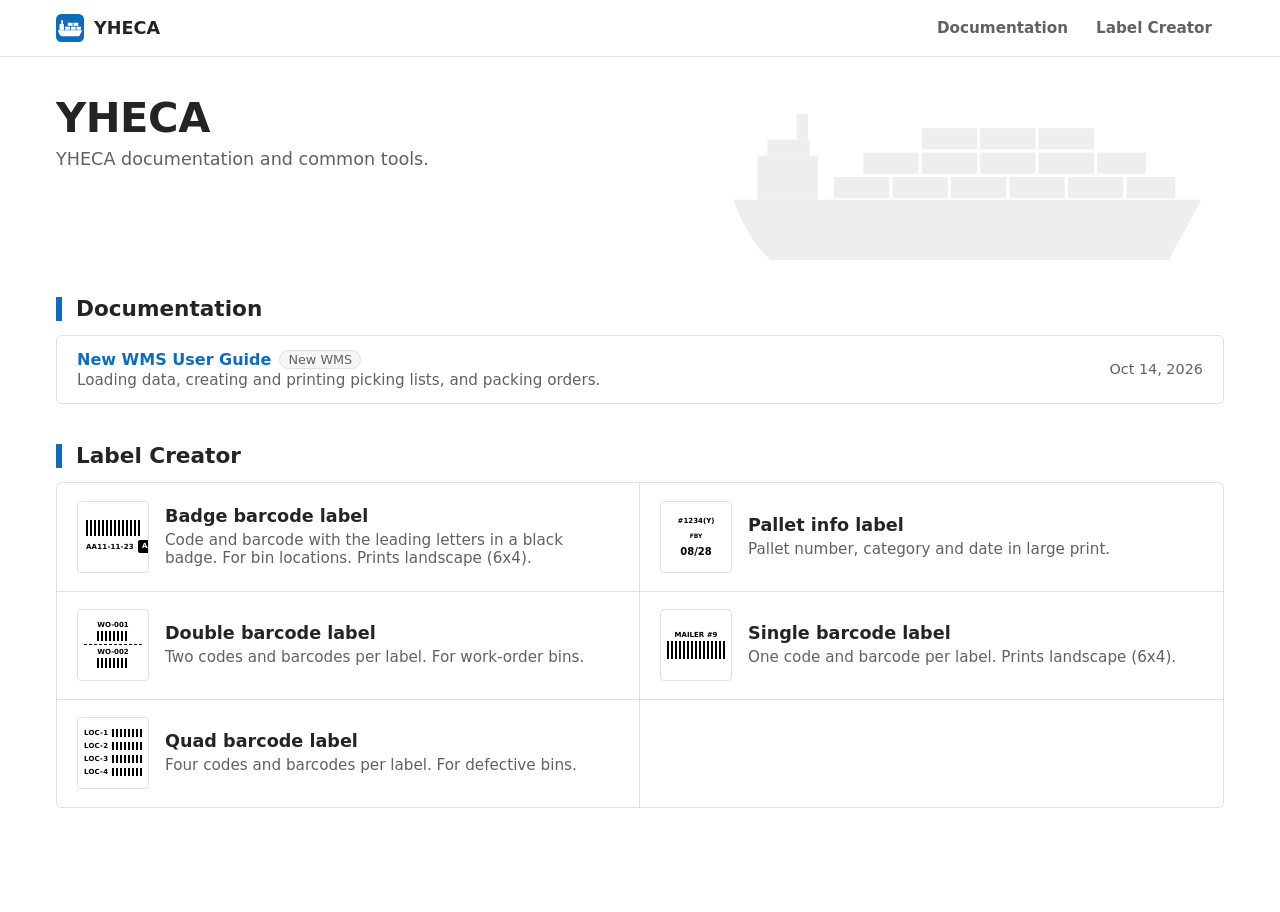
<file: index.html>
<!DOCTYPE html>
<html lang="en">
<head>
<meta charset="UTF-8">
<meta name="viewport" content="width=device-width, initial-scale=1.0">
<title>YHECA</title>
<link rel="stylesheet" href="assets/style.css">
</head>
<body>
<script src="assets/nav.js"></script>
<main class="index-page home">
  <header class="home-hero">
    <svg class="home-ship" viewBox="0 0 640 240" aria-hidden="true" focusable="false">
      <path d="M36 140 H612 L572 214 H82 Q58 196 36 140 Z"/>
      <rect x="66" y="86" width="74" height="54"/>
      <rect x="78" y="66" width="52" height="20"/>
      <rect x="114" y="34" width="14" height="32"/>
      <g>
        <rect x="160" y="112" width="68" height="26"/><rect x="232" y="112" width="68" height="26"/>
        <rect x="304" y="112" width="68" height="26"/><rect x="376" y="112" width="68" height="26"/>
        <rect x="448" y="112" width="68" height="26"/><rect x="520" y="112" width="60" height="26"/>
        <rect x="196" y="82" width="68" height="26"/><rect x="268" y="82" width="68" height="26"/>
        <rect x="340" y="82" width="68" height="26"/><rect x="412" y="82" width="68" height="26"/>
        <rect x="484" y="82" width="60" height="26"/>
        <rect x="268" y="52" width="68" height="26"/><rect x="340" y="52" width="68" height="26"/>
        <rect x="412" y="52" width="68" height="26"/>
      </g>
    </svg>
    <h1>YHECA</h1>
    <p>YHECA documentation and common tools.</p>
  </header>

  <!-- Keep these lists in step with docs/index.html and tools/index.html -->
  <section aria-labelledby="home-docs">
    <h2 id="home-docs"><a href="docs/index.html">Documentation</a></h2>
    <ul class="doc-list">
      <li>
        <div><a href="docs/new-wms-user-guide.html">New WMS User Guide</a><span class="doc-tag">New WMS</span></div>
        <p>Loading data, creating and printing picking lists, and packing orders.</p>
        <time datetime="2026-10-14">Oct 14, 2026</time>
      </li>
    </ul>
  </section>

  <section aria-labelledby="home-tools">
    <h2 id="home-tools"><a href="tools/index.html">Label Creator</a></h2>
    <div class="tools">
    <a class="tool" href="tools/badge-barcode-label.html">
      <div class="thumb thumb-bin">
        <div class="thumb-barcode"></div>
        <div class="thumb-bin-row">
          <span class="thumb-code">AA11-11-23</span>
          <span class="thumb-badge">AA</span>
        </div>
      </div>
      <div>
        <h3>Badge barcode label</h3>
        <p>Code and barcode with the leading letters in a black badge. For bin locations. Prints landscape (6x4).</p>
      </div>
    </a>
    <a class="tool" href="tools/pallet-info-generator.html">
      <div class="thumb thumb-pallet">
        <div class="thumb-line" style="font-size: 7px;">#1234(Y)</div>
        <div class="thumb-line" style="font-size: 6px;">FBY</div>
        <div class="thumb-line" style="font-size: 10px;">08/28</div>
      </div>
      <div>
        <h3>Pallet info label</h3>
        <p>Pallet number, category and date in large print.</p>
      </div>
    </a>
    <a class="tool" href="tools/double-barcode-label.html">
      <div class="thumb thumb-wo">
        <div class="thumb-wo-block">
          <span class="thumb-wo-text">WO-001</span>
          <div class="thumb-barcode"></div>
        </div>
        <div class="thumb-wo-divider"></div>
        <div class="thumb-wo-block">
          <span class="thumb-wo-text">WO-002</span>
          <div class="thumb-barcode"></div>
        </div>
      </div>
      <div>
        <h3>Double barcode label</h3>
        <p>Two codes and barcodes per label. For work-order bins.</p>
      </div>
    </a>
    <a class="tool" href="tools/single-barcode-label.html">
      <div class="thumb thumb-wo thumb-single">
        <div class="thumb-wo-block">
          <span class="thumb-wo-text">MAILER #9</span>
          <div class="thumb-barcode"></div>
        </div>
      </div>
      <div>
        <h3>Single barcode label</h3>
        <p>One code and barcode per label. Prints landscape (6x4).</p>
      </div>
    </a>
    <a class="tool" href="tools/quad-barcode-label.html">
      <div class="thumb thumb-defect">
        <div class="thumb-bin-row"><span class="thumb-code">LOC-1</span><div class="thumb-barcode"></div></div>
        <div class="thumb-bin-row"><span class="thumb-code">LOC-2</span><div class="thumb-barcode"></div></div>
        <div class="thumb-bin-row"><span class="thumb-code">LOC-3</span><div class="thumb-barcode"></div></div>
        <div class="thumb-bin-row"><span class="thumb-code">LOC-4</span><div class="thumb-barcode"></div></div>
      </div>
      <div>
        <h3>Quad barcode label</h3>
        <p>Four codes and barcodes per label. For defective bins.</p>
      </div>
    </a>
    </div>
  </section>
</main>
</body>
</html>
</file>
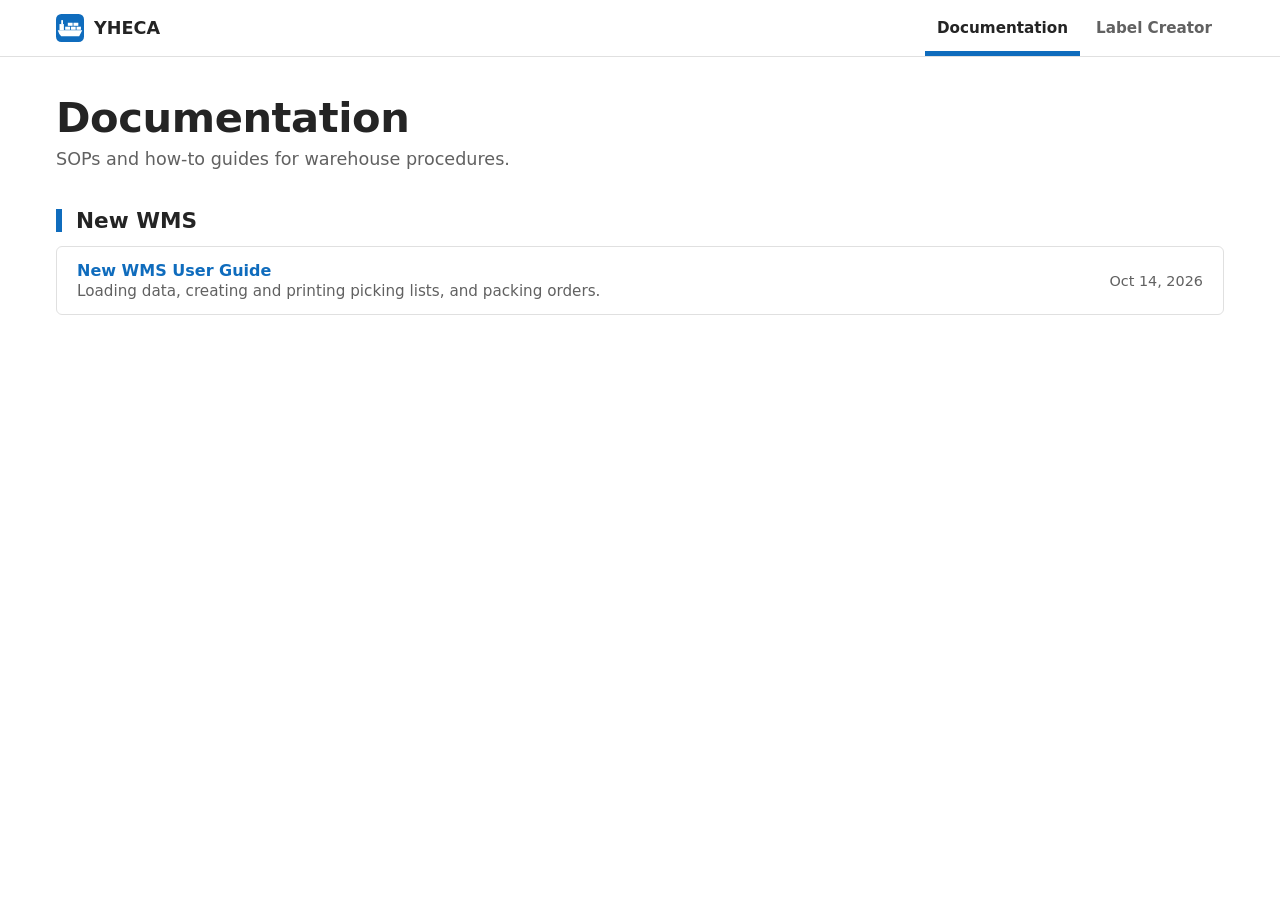
<file: docs/index.html>
<!DOCTYPE html>
<html lang="en">
<head>
<meta charset="UTF-8">
<meta name="viewport" content="width=device-width, initial-scale=1.0">
<title>Documentation — YHECA</title>
<link rel="stylesheet" href="../assets/style.css">
</head>
<body>
<script src="../assets/nav.js"></script>
<main class="index-page">
  <header>
    <h1>Documentation</h1>
    <p>SOPs and how-to guides for warehouse procedures.</p>
  </header>
  <!-- One section per system or topic; one row per document. Copy _template.html to start a new document. -->
  <section class="doc-group" aria-labelledby="group-new-wms">
    <h2 id="group-new-wms">New WMS</h2>
    <ul class="doc-list">
      <li>
        <a href="new-wms-user-guide.html">New WMS User Guide</a>
        <p>Loading data, creating and printing picking lists, and packing orders.</p>
        <time datetime="2026-10-14">Oct 14, 2026</time>
      </li>
    </ul>
  </section>
</main>
</body>
</html>
</file>
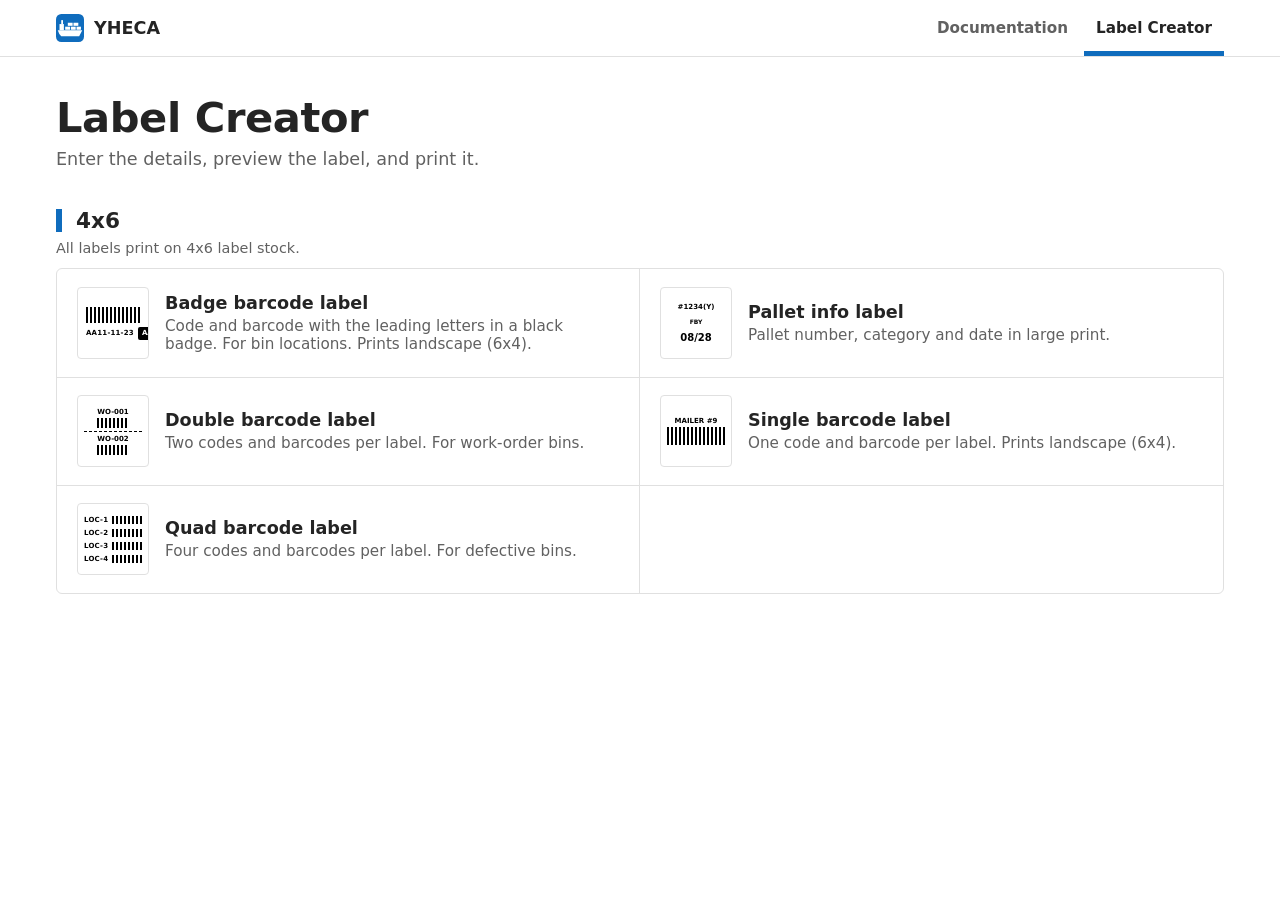
<file: tools/index.html>
<!DOCTYPE html>
<html lang="en">
<head>
<meta charset="UTF-8">
<meta name="viewport" content="width=device-width, initial-scale=1.0">
<title>Label Creator — YHECA</title>
<link rel="stylesheet" href="../assets/style.css">
</head>
<body>
<script src="../assets/nav.js"></script>
<main class="index-page">
  <header>
    <h1>Label Creator</h1>
    <p>Enter the details, preview the label, and print it.</p>
  </header>
  <!-- One section per label stock size -->
  <section aria-labelledby="group-4x6">
  <h2 id="group-4x6">4x6</h2>
  <p class="subgroup-note">All labels print on 4x6 label stock.</p>
  <div class="tools">
    <a class="tool" href="badge-barcode-label.html">
      <div class="thumb thumb-bin">
        <div class="thumb-barcode"></div>
        <div class="thumb-bin-row">
          <span class="thumb-code">AA11-11-23</span>
          <span class="thumb-badge">AA</span>
        </div>
      </div>
      <div>
        <h3>Badge barcode label</h3>
        <p>Code and barcode with the leading letters in a black badge. For bin locations. Prints landscape (6x4).</p>
      </div>
    </a>
    <a class="tool" href="pallet-info-generator.html">
      <div class="thumb thumb-pallet">
        <div class="thumb-line" style="font-size: 7px;">#1234(Y)</div>
        <div class="thumb-line" style="font-size: 6px;">FBY</div>
        <div class="thumb-line" style="font-size: 10px;">08/28</div>
      </div>
      <div>
        <h3>Pallet info label</h3>
        <p>Pallet number, category and date in large print.</p>
      </div>
    </a>
    <a class="tool" href="double-barcode-label.html">
      <div class="thumb thumb-wo">
        <div class="thumb-wo-block">
          <span class="thumb-wo-text">WO-001</span>
          <div class="thumb-barcode"></div>
        </div>
        <div class="thumb-wo-divider"></div>
        <div class="thumb-wo-block">
          <span class="thumb-wo-text">WO-002</span>
          <div class="thumb-barcode"></div>
        </div>
      </div>
      <div>
        <h3>Double barcode label</h3>
        <p>Two codes and barcodes per label. For work-order bins.</p>
      </div>
    </a>
    <a class="tool" href="single-barcode-label.html">
      <div class="thumb thumb-wo thumb-single">
        <div class="thumb-wo-block">
          <span class="thumb-wo-text">MAILER #9</span>
          <div class="thumb-barcode"></div>
        </div>
      </div>
      <div>
        <h3>Single barcode label</h3>
        <p>One code and barcode per label. Prints landscape (6x4).</p>
      </div>
    </a>
    <a class="tool" href="quad-barcode-label.html">
      <div class="thumb thumb-defect">
        <div class="thumb-bin-row"><span class="thumb-code">LOC-1</span><div class="thumb-barcode"></div></div>
        <div class="thumb-bin-row"><span class="thumb-code">LOC-2</span><div class="thumb-barcode"></div></div>
        <div class="thumb-bin-row"><span class="thumb-code">LOC-3</span><div class="thumb-barcode"></div></div>
        <div class="thumb-bin-row"><span class="thumb-code">LOC-4</span><div class="thumb-barcode"></div></div>
      </div>
      <div>
        <h3>Quad barcode label</h3>
        <p>Four codes and barcodes per label. For defective bins.</p>
      </div>
    </a>
  </div>
  </section>
</main>
</body>
</html>
</file>
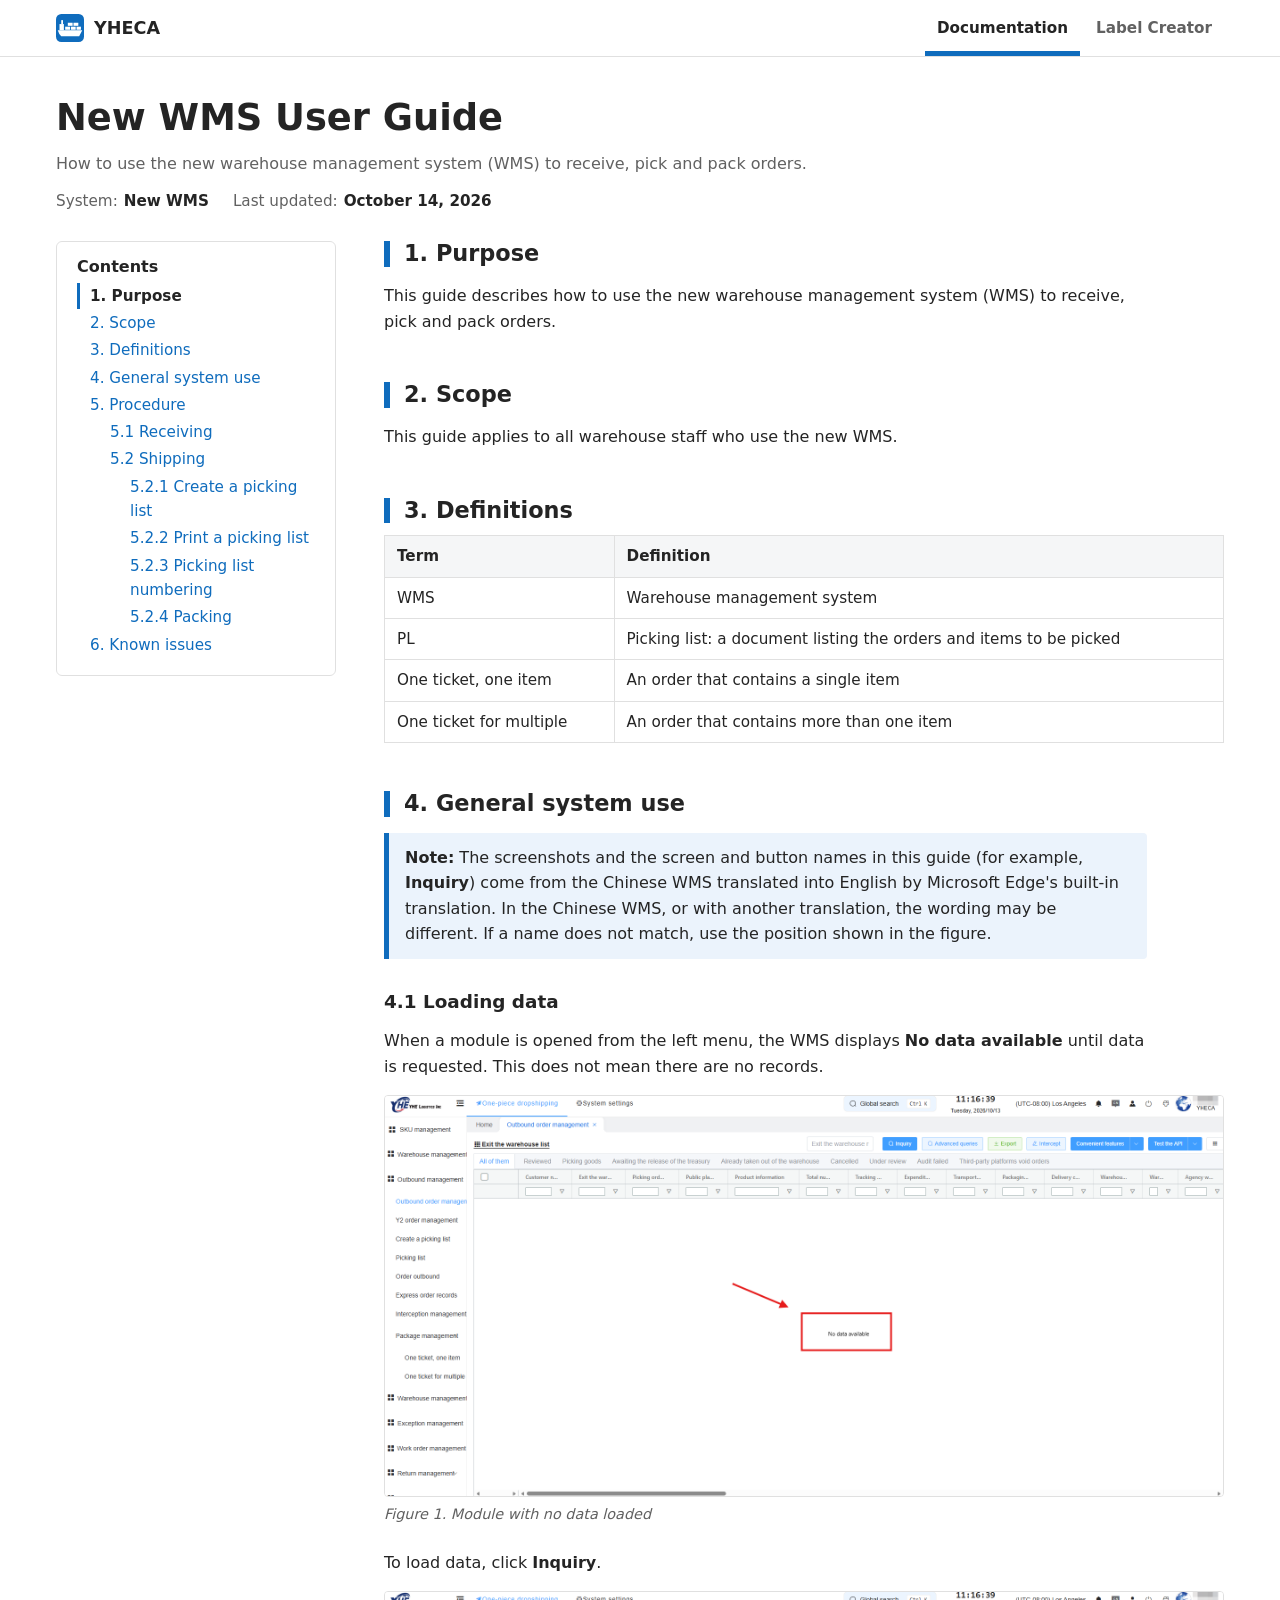
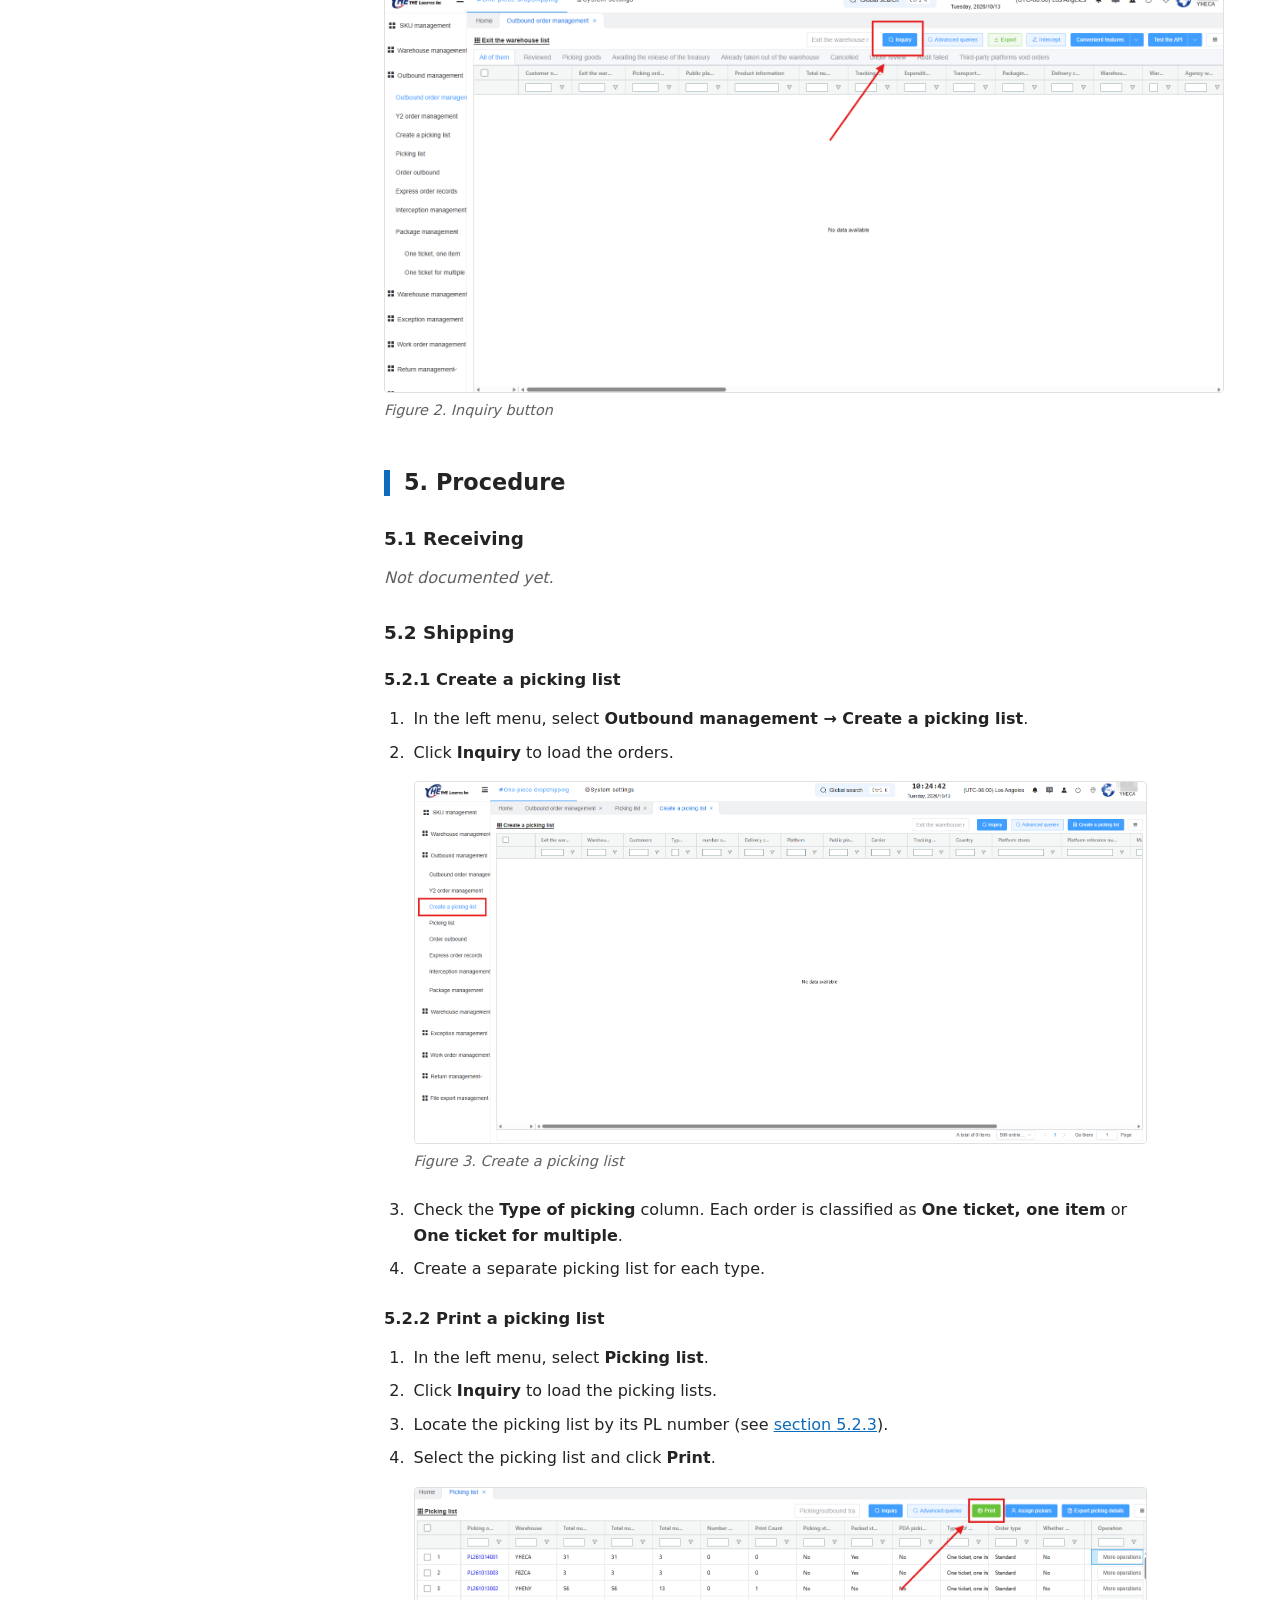
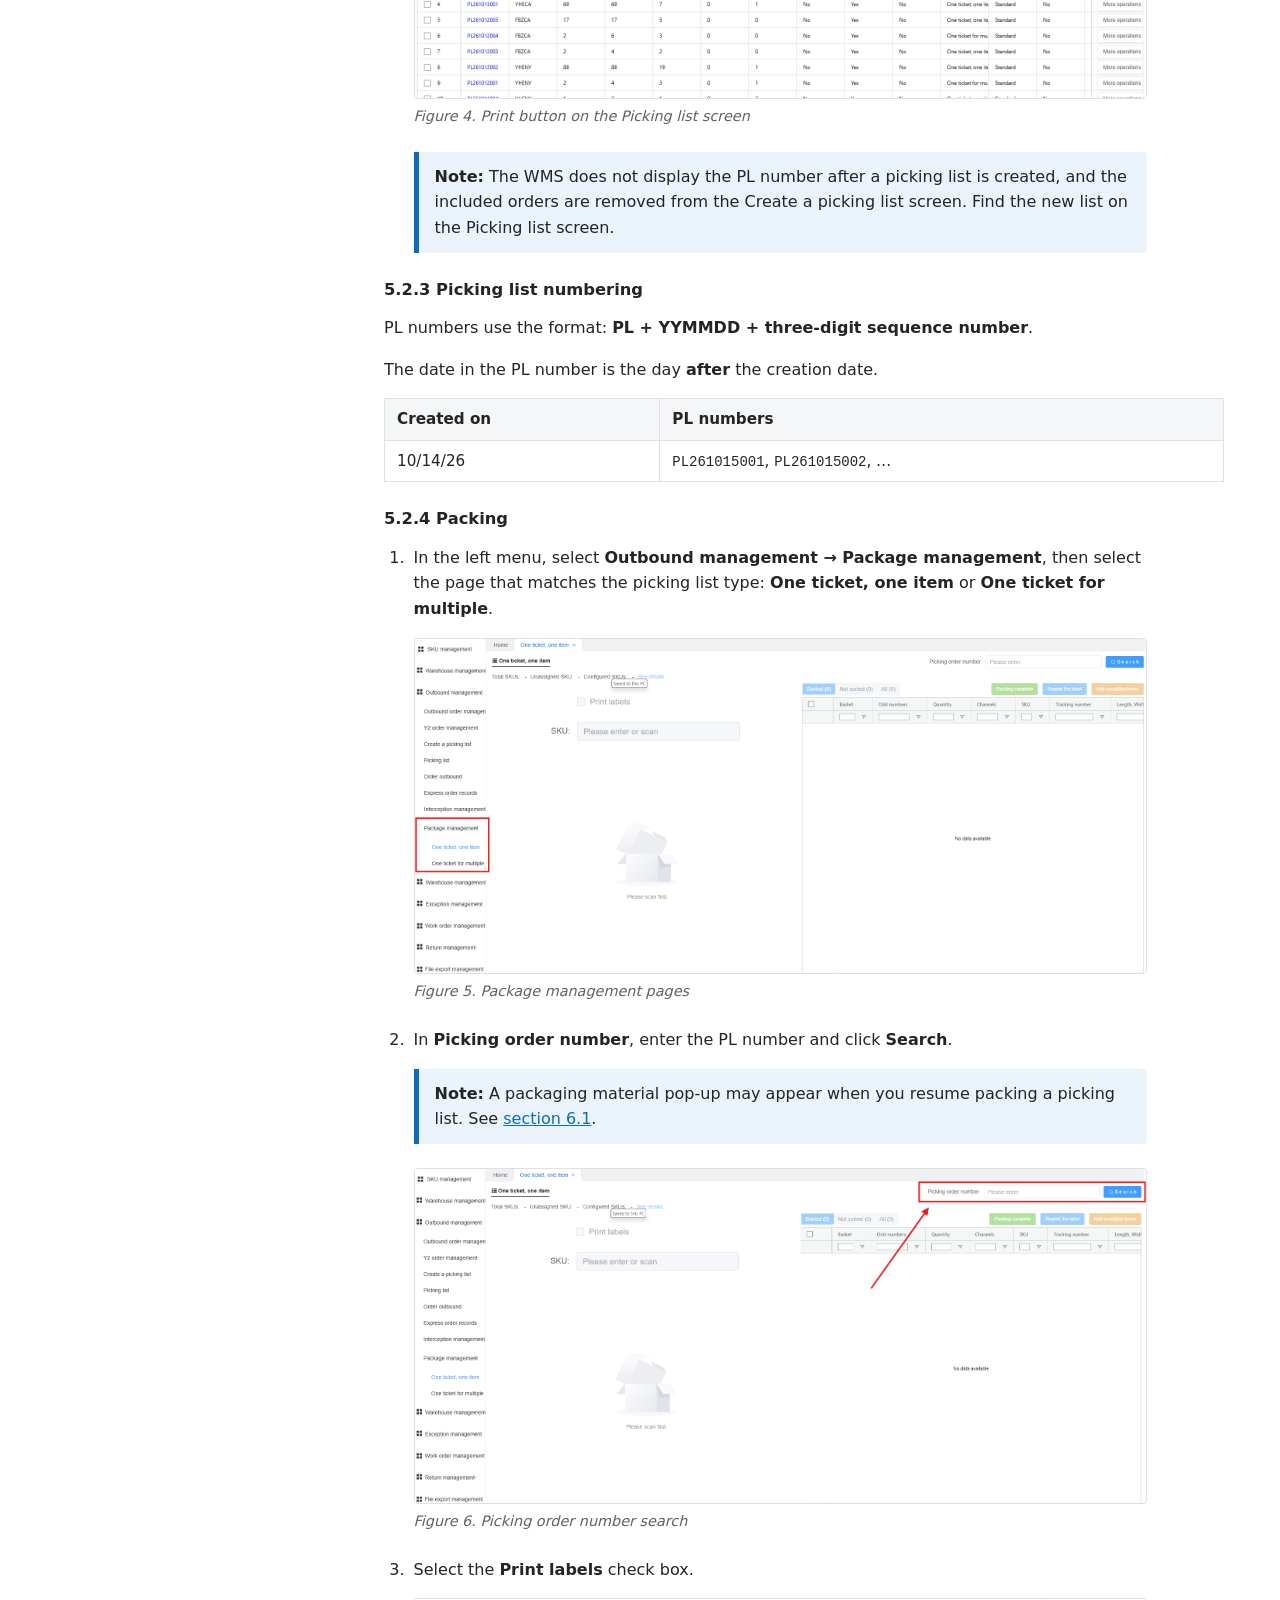
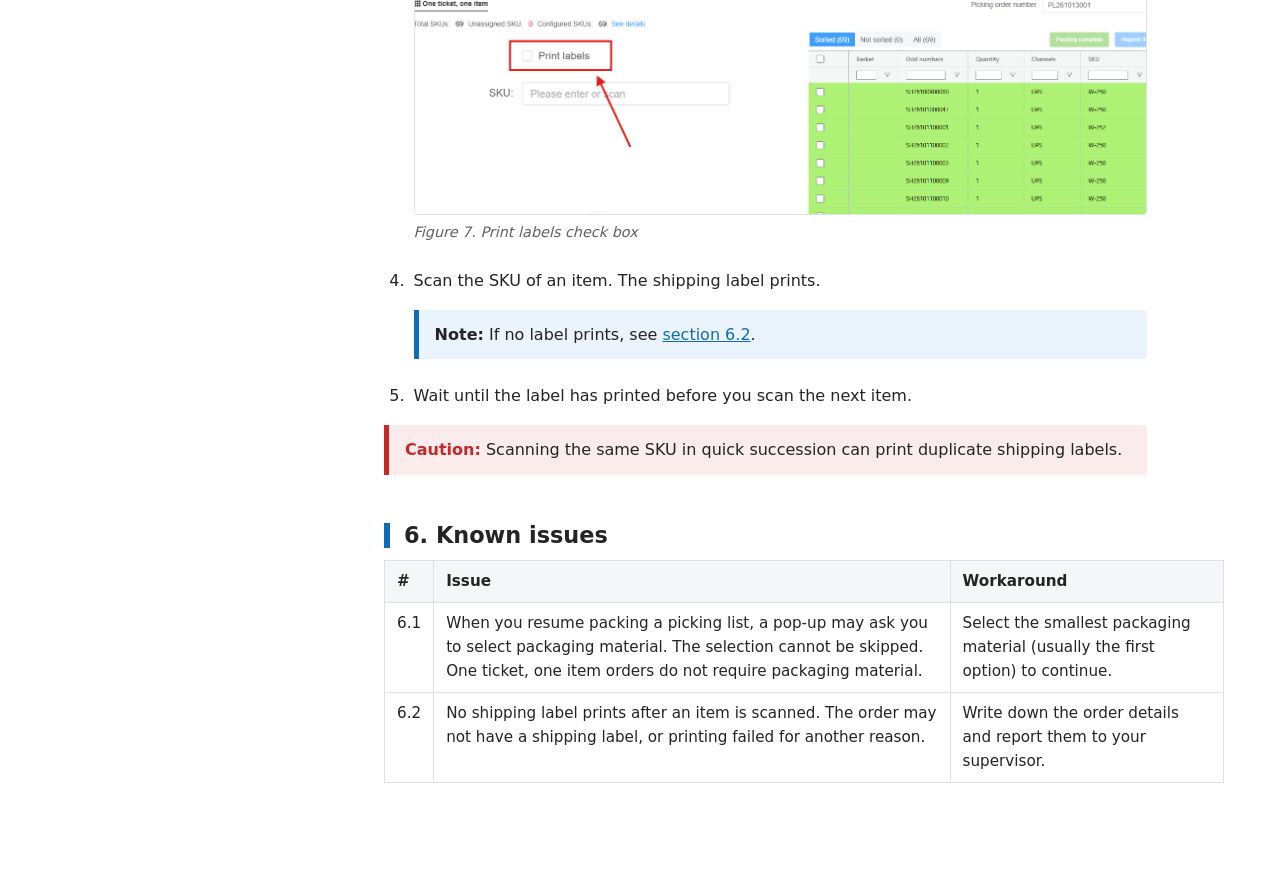
<file: docs/new-wms-user-guide.html>
<!DOCTYPE html>
<html lang="en">
<head>
<meta charset="UTF-8">
<meta name="viewport" content="width=device-width, initial-scale=1.0">
<title>New WMS User Guide — YHECA</title>
<link rel="stylesheet" href="../assets/style.css">
</head>
<body>
<script src="../assets/nav.js"></script>
<!-- Source of truth: sop-source/new_system.docx (private). Update that file first, then this page. -->
<main class="doc doc-with-toc">
  <header class="doc-head">
    <h1>New WMS User Guide</h1>
    <p class="doc-meta">How to use the new warehouse management system (WMS) to receive, pick and pack orders.</p>
    <dl class="doc-info">
      <div><dt>System</dt><dd>New WMS</dd></div>
      <div><dt>Last updated</dt><dd><time datetime="2026-10-14">October 14, 2026</time></dd></div>
    </dl>
  </header>
  <nav class="doc-toc" aria-label="Contents">
    <h2>Contents</h2>
    <ol>
      <li><a href="#purpose">1. Purpose</a></li>
      <li><a href="#scope">2. Scope</a></li>
      <li><a href="#definitions">3. Definitions</a></li>
      <li><a href="#system-use">4. General system use</a></li>
      <li><a href="#procedure">5. Procedure</a>
        <ol>
          <li><a href="#receiving">5.1 Receiving</a></li>
          <li><a href="#shipping">5.2 Shipping</a>
            <ol>
              <li><a href="#create-picking-list">5.2.1 Create a picking list</a></li>
              <li><a href="#print-picking-list">5.2.2 Print a picking list</a></li>
              <li><a href="#pl-numbering">5.2.3 Picking list numbering</a></li>
              <li><a href="#packing">5.2.4 Packing</a></li>
            </ol>
          </li>
        </ol>
      </li>
      <li><a href="#known-issues">6. Known issues</a></li>
    </ol>
  </nav>
  <article class="doc-body">
  <h2 id="purpose">1. Purpose</h2>
  <p>This guide describes how to use the new warehouse management system (WMS) to receive, pick and pack orders.</p>

  <h2 id="scope">2. Scope</h2>
  <p>This guide applies to all warehouse staff who use the new WMS.</p>

  <h2 id="definitions">3. Definitions</h2>
  <div class="table-wrap">
    <table>
      <thead><tr><th>Term</th><th>Definition</th></tr></thead>
      <tbody>
        <tr><td>WMS</td><td>Warehouse management system</td></tr>
        <tr><td>PL</td><td>Picking list: a document listing the orders and items to be picked</td></tr>
        <tr><td>One ticket, one item</td><td>An order that contains a single item</td></tr>
        <tr><td>One ticket for multiple</td><td>An order that contains more than one item</td></tr>
      </tbody>
    </table>
  </div>

  <h2 id="system-use">4. General system use</h2>
  <div class="note">
    <p><strong>Note:</strong> The screenshots and the screen and button names in this guide (for example, <strong>Inquiry</strong>) come from the Chinese WMS translated into English by Microsoft Edge's built-in translation. In the Chinese WMS, or with another translation, the wording may be different. If a name does not match, use the position shown in the figure.</p>
  </div>
  <h3 id="loading-data">4.1 Loading data</h3>
  <p>When a module is opened from the left menu, the WMS displays <strong>No data available</strong> until data is requested. This does not mean there are no records.</p>
  <figure>
    <a href="images/outbound-no-data.png"><img src="images/outbound-no-data.png" width="1880" height="896" alt="Outbound order management screen showing an empty table with the message No data available"></a>
    <figcaption>Figure 1. Module with no data loaded</figcaption>
  </figure>
  <p>To load data, click <strong>Inquiry</strong>.</p>
  <figure>
    <a href="images/outbound-inquiry.png"><img src="images/outbound-inquiry.png" width="1880" height="896" alt="The Inquiry button highlighted in the toolbar above the table"></a>
    <figcaption>Figure 2. Inquiry button</figcaption>
  </figure>

  <h2 id="procedure">5. Procedure</h2>
  <h3 id="receiving">5.1 Receiving</h3>
  <p class="tbd">Not documented yet.</p>

  <h3 id="shipping">5.2 Shipping</h3>

  <h4 id="create-picking-list">5.2.1 Create a picking list</h4>
  <ol class="steps">
    <li>In the left menu, select <strong>Outbound management → Create a picking list</strong>.</li>
    <li>Click <strong>Inquiry</strong> to load the orders.
      <figure>
        <a href="images/create-picking-list.png"><img src="images/create-picking-list.png" width="1903" height="938" alt="Create a picking list highlighted in the Outbound management menu"></a>
        <figcaption>Figure 3. Create a picking list</figcaption>
      </figure>
    </li>
    <li>Check the <strong>Type of picking</strong> column. Each order is classified as <strong>One ticket, one item</strong> or <strong>One ticket for multiple</strong>.</li>
    <li>Create a separate picking list for each type.</li>
  </ol>

  <h4 id="print-picking-list">5.2.2 Print a picking list</h4>
  <ol class="steps">
    <li>In the left menu, select <strong>Picking list</strong>.</li>
    <li>Click <strong>Inquiry</strong> to load the picking lists.</li>
    <li>Locate the picking list by its PL number (see <a href="#pl-numbering">section 5.2.3</a>).</li>
    <li>Select the picking list and click <strong>Print</strong>.
      <figure>
        <a href="images/picking-list-print.png"><img src="images/picking-list-print.png" width="1676" height="480" alt="Picking list table with the green Print button highlighted"></a>
        <figcaption>Figure 4. Print button on the Picking list screen</figcaption>
      </figure>
      <div class="note">
        <p><strong>Note:</strong> The WMS does not display the PL number after a picking list is created, and the included orders are removed from the Create a picking list screen. Find the new list on the Picking list screen.</p>
      </div>
    </li>
  </ol>

  <h4 id="pl-numbering">5.2.3 Picking list numbering</h4>
  <p>PL numbers use the format: <strong>PL + YYMMDD + three-digit sequence number</strong>.</p>
  <p>The date in the PL number is the day <strong>after</strong> the creation date.</p>
  <div class="table-wrap">
    <table>
      <thead><tr><th>Created on</th><th>PL numbers</th></tr></thead>
      <tbody>
        <tr><td>10/14/26</td><td><code>PL261015001</code>, <code>PL261015002</code>, …</td></tr>
      </tbody>
    </table>
  </div>

  <h4 id="packing">5.2.4 Packing</h4>
  <ol class="steps">
    <li>In the left menu, select <strong>Outbound management → Package management</strong>, then select the page that matches the picking list type: <strong>One ticket, one item</strong> or <strong>One ticket for multiple</strong>.
      <figure>
        <a href="images/package-management-menu.png"><img src="images/package-management-menu.png" width="1886" height="862" alt="Package management menu with One ticket, one item and One ticket for multiple highlighted"></a>
        <figcaption>Figure 5. Package management pages</figcaption>
      </figure>
    </li>
    <li>In <strong>Picking order number</strong>, enter the PL number and click <strong>Search</strong>.
      <div class="note">
        <p><strong>Note:</strong> A packaging material pop-up may appear when you resume packing a picking list. See <a href="#known-issues">section 6.1</a>.</p>
      </div>
      <figure>
        <a href="images/picking-order-search.png"><img src="images/picking-order-search.png" width="1891" height="862" alt="Picking order number field and Search button highlighted"></a>
        <figcaption>Figure 6. Picking order number search</figcaption>
      </figure>
    </li>
    <li>Select the <strong>Print labels</strong> check box.
      <figure>
        <a href="images/print-labels-checkbox.png"><img src="images/print-labels-checkbox.png" width="1481" height="435" alt="Print labels check box highlighted above the SKU field"></a>
        <figcaption>Figure 7. Print labels check box</figcaption>
      </figure>
    </li>
    <li>Scan the SKU of an item. The shipping label prints.
      <div class="note">
        <p><strong>Note:</strong> If no label prints, see <a href="#known-issues">section 6.2</a>.</p>
      </div>
    </li>
    <li>Wait until the label has printed before you scan the next item.</li>
  </ol>
  <div class="note caution">
    <p><strong>Caution:</strong> Scanning the same SKU in quick succession can print duplicate shipping labels.</p>
  </div>

  <h2 id="known-issues">6. Known issues</h2>
  <div class="table-wrap">
    <table>
      <thead><tr><th>#</th><th>Issue</th><th>Workaround</th></tr></thead>
      <tbody>
        <tr><td>6.1</td><td>When you resume packing a picking list, a pop-up may ask you to select packaging material. The selection cannot be skipped. One ticket, one item orders do not require packaging material.</td><td>Select the smallest packaging material (usually the first option) to continue.</td></tr>
        <tr><td>6.2</td><td>No shipping label prints after an item is scanned. The order may not have a shipping label, or printing failed for another reason.</td><td>Write down the order details and report them to your supervisor.</td></tr>
      </tbody>
    </table>
  </div>
  </article>
</main>
<script src="../assets/doc-toc.js"></script>
</body>
</html>
</file>
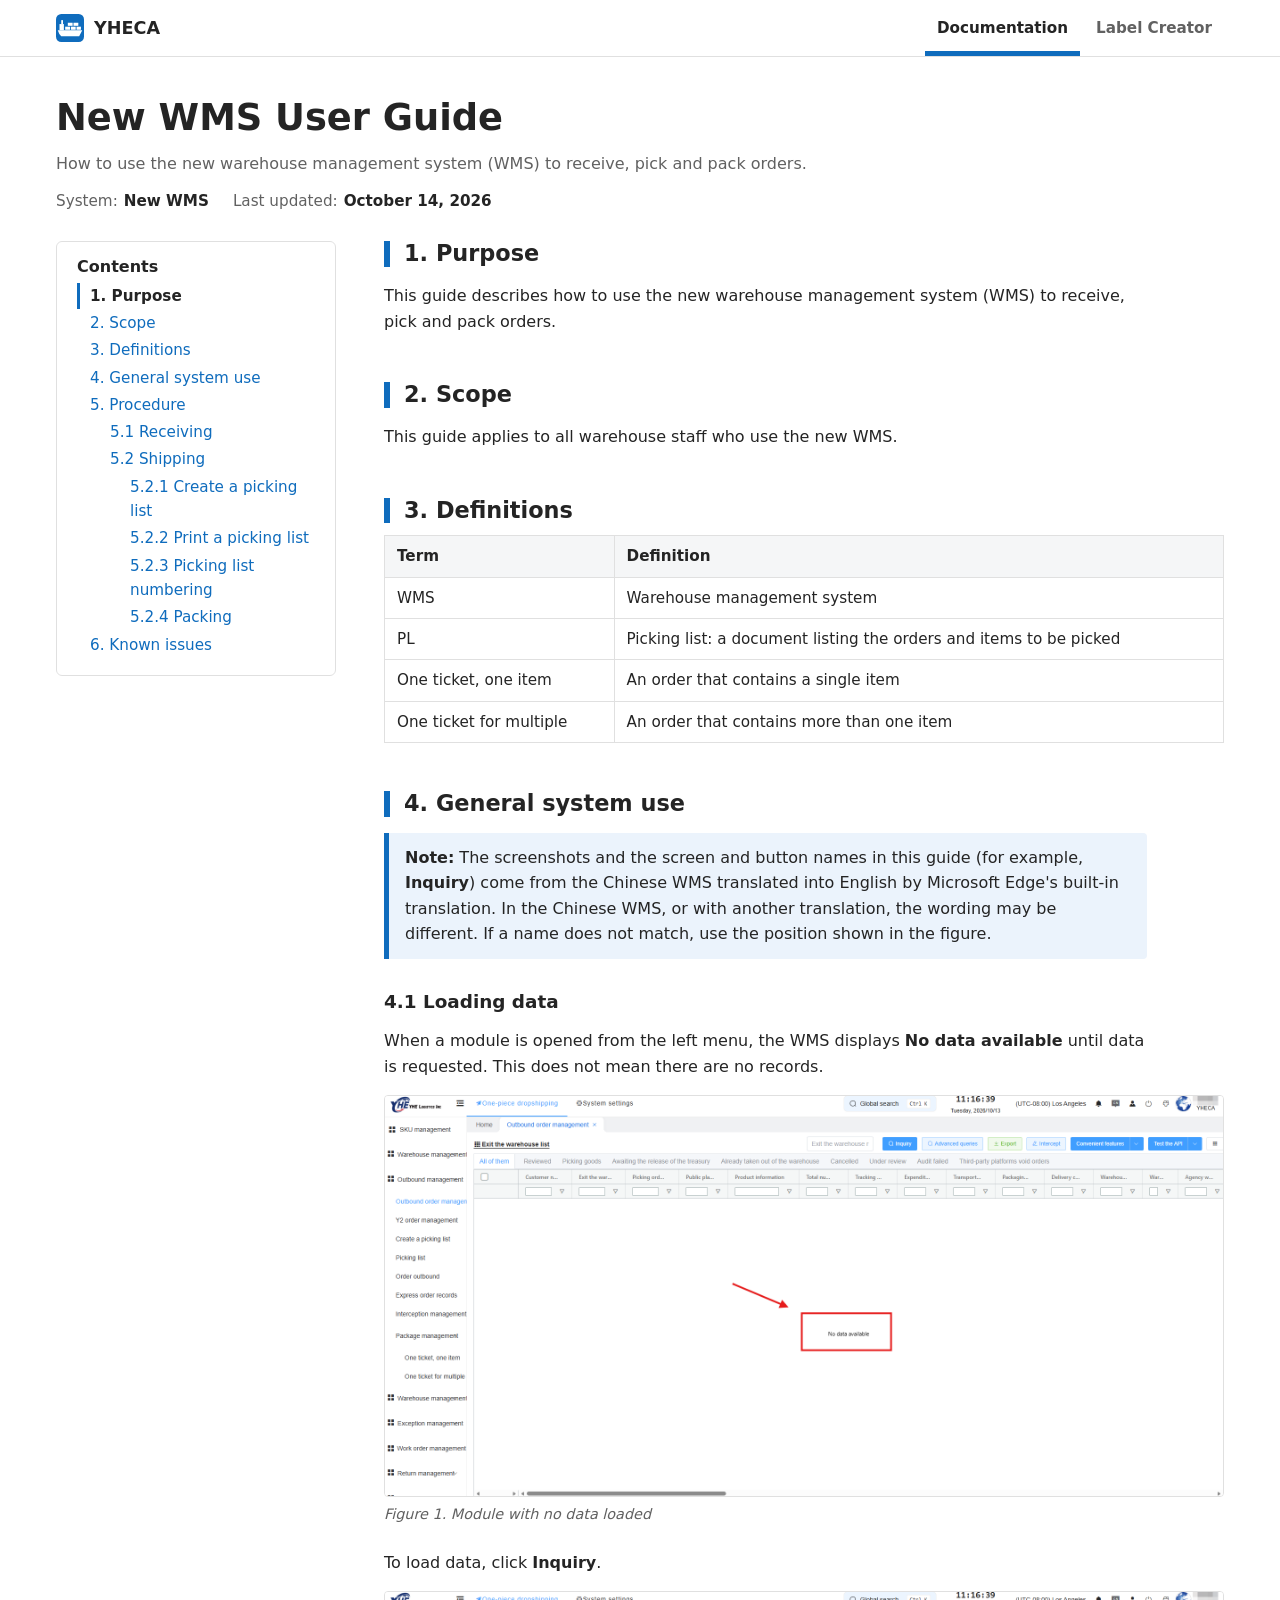
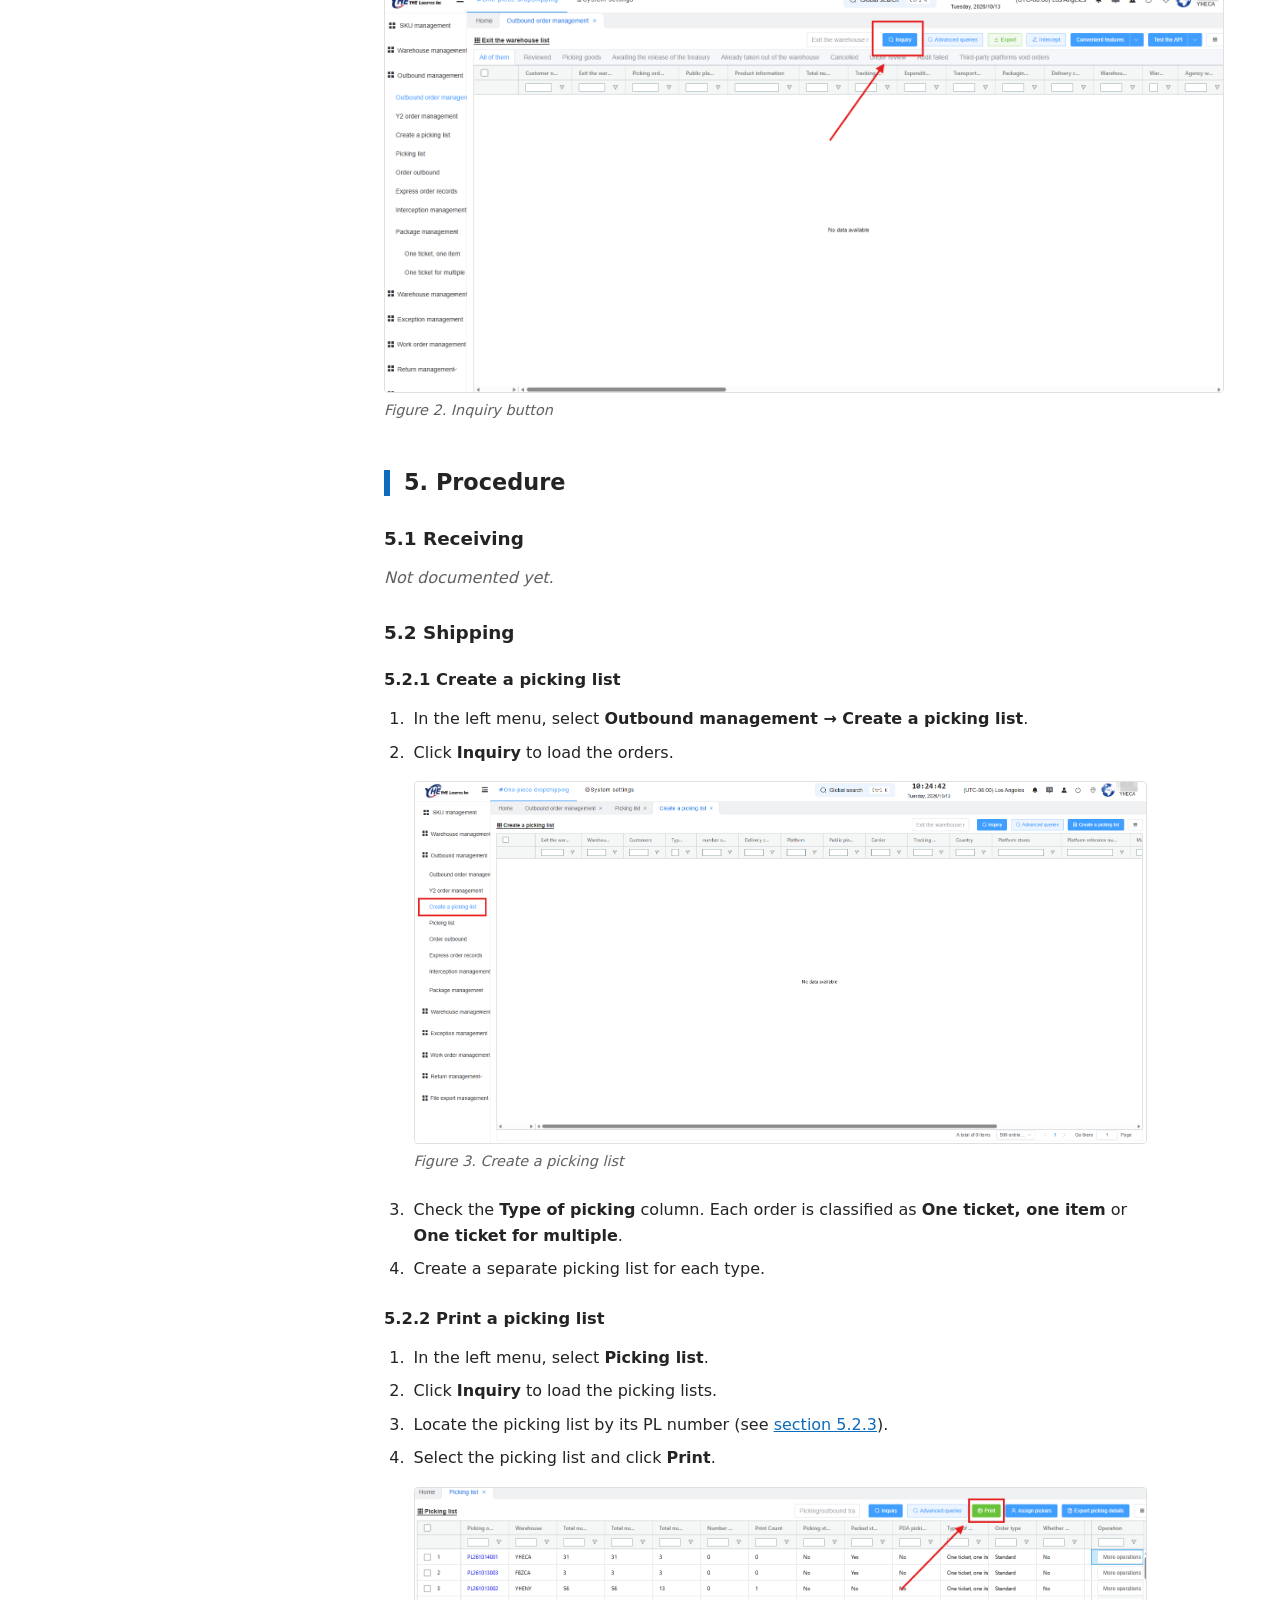
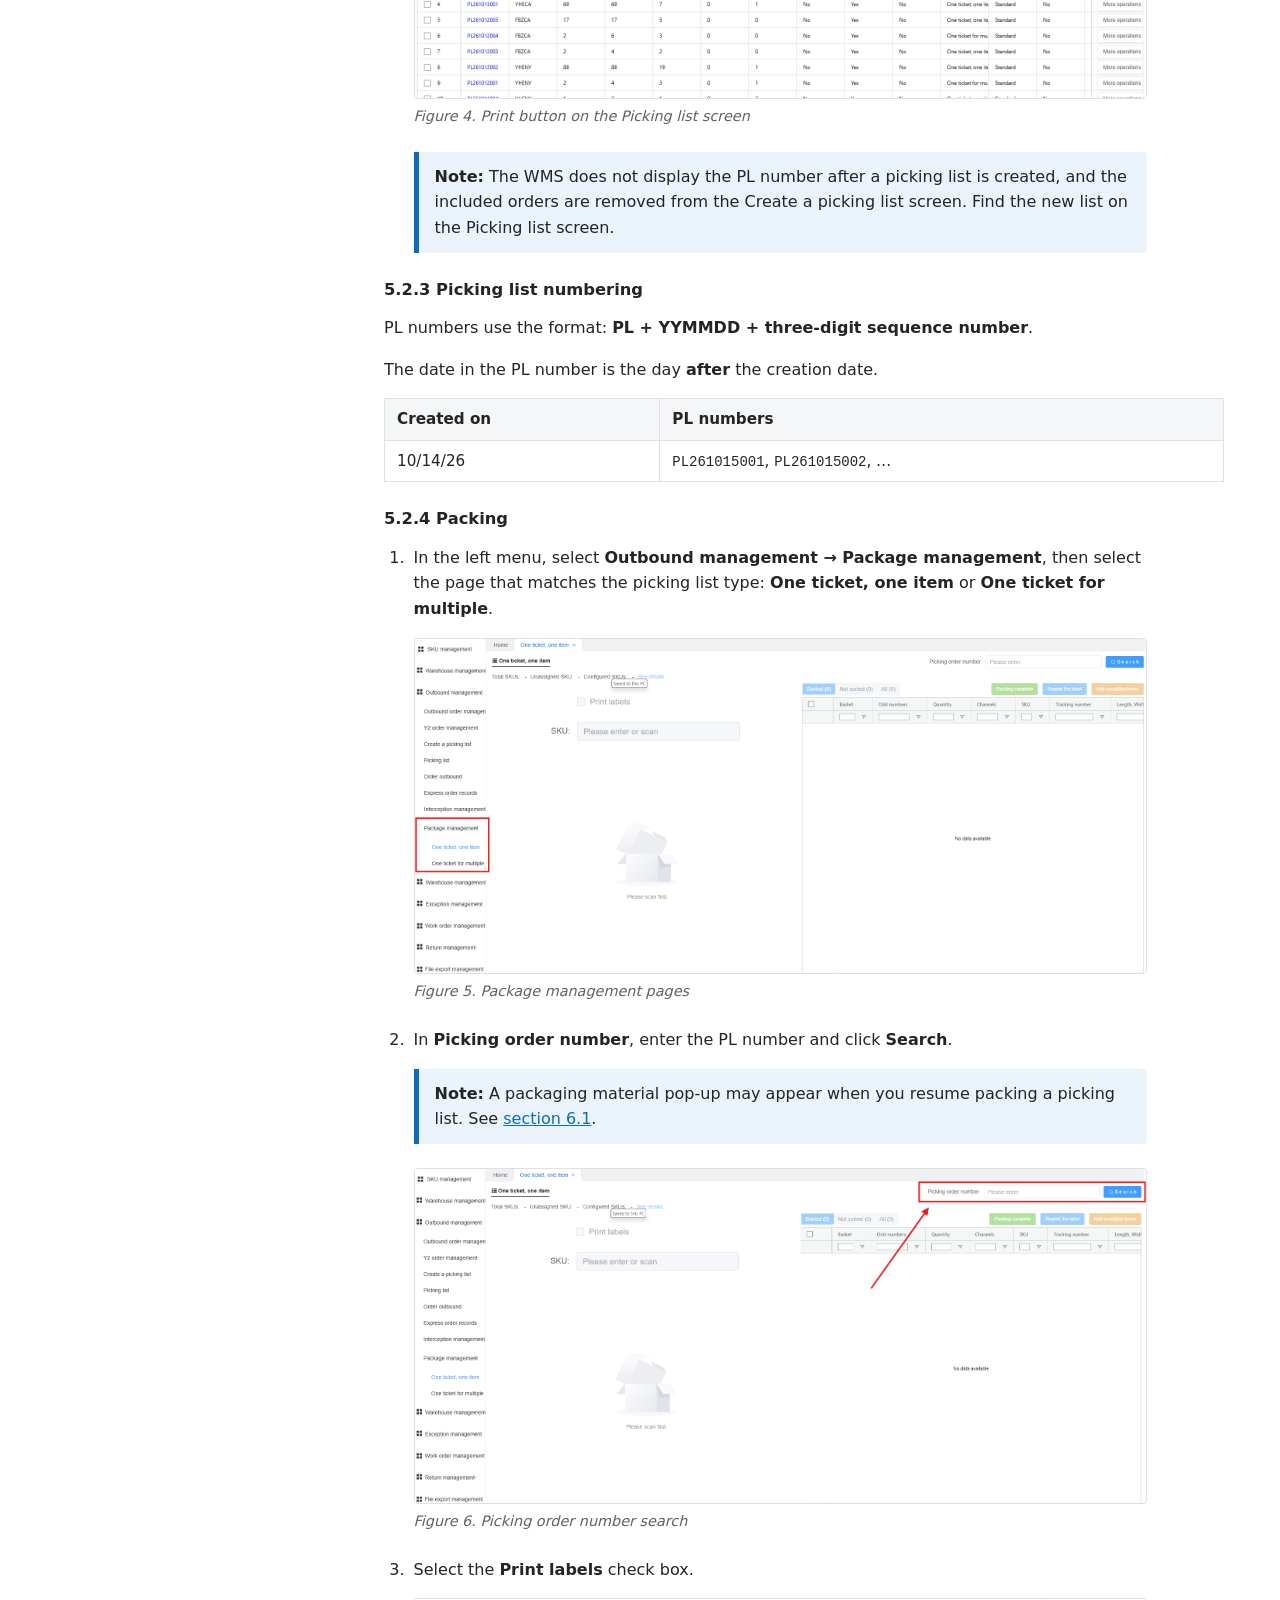
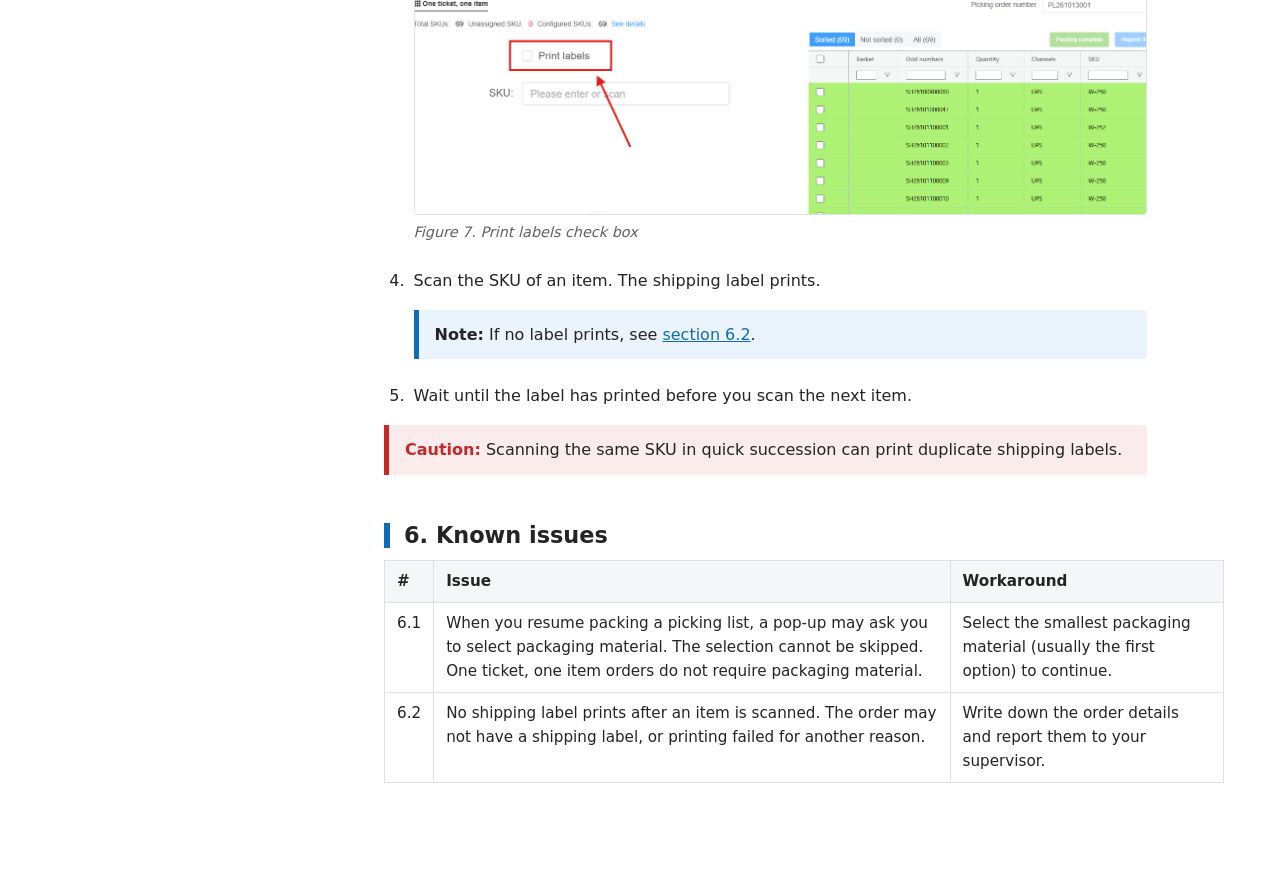
<file: docs/outbound-order-processing.html>
<!DOCTYPE html>
<html lang="en">
<head>
<meta charset="UTF-8">
<title>Moved — YHECA</title>
<meta name="robots" content="noindex">
<link rel="canonical" href="new-wms-user-guide.html">
<meta http-equiv="refresh" content="0; url=new-wms-user-guide.html">
<script>location.replace('new-wms-user-guide.html' + location.hash);</script>
</head>
<body>
<p>This page has moved to <a href="new-wms-user-guide.html">New WMS User Guide</a>.</p>
</body>
</html>
</file>
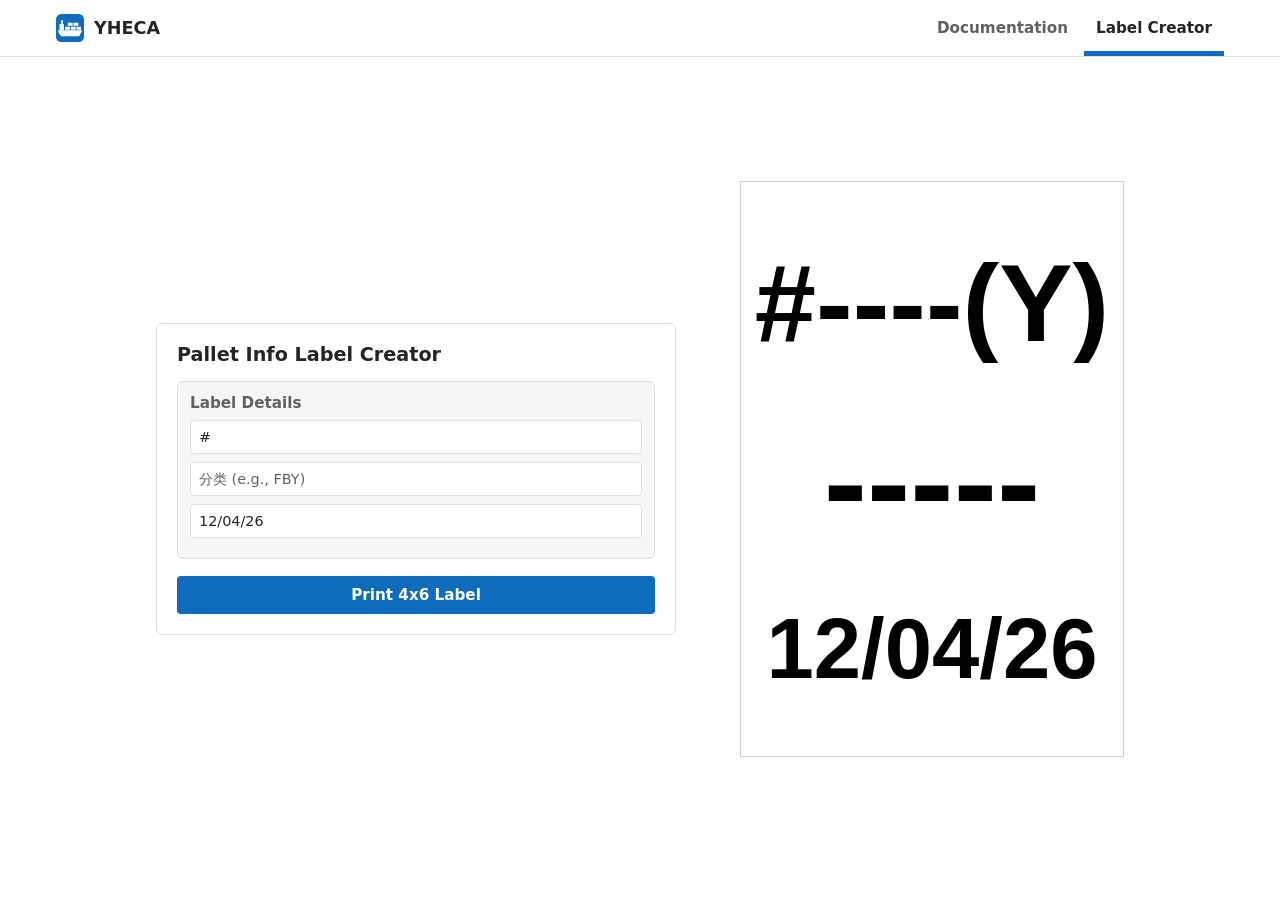
<file: tools/pallet-info-generator.html>
<!DOCTYPE html>
<html lang="en">
<head>
    <meta charset="UTF-8">
    <meta name="viewport" content="width=device-width, initial-scale=1.0">
    <title>Pallet Info Label Creator — YHECA</title>
    <link rel="stylesheet" href="../assets/style.css">
    <style>
        .site-main {
            display: flex;
            flex-direction: column;
            align-items: center;
            justify-content: center;
            box-sizing: border-box;
        }

        .no-print {
            width: 100%;
            max-width: 450px;
            margin-bottom: 20px;
        }

        .no-print h2 {
            margin-top: 0;
            font-size: 1.2rem;
        }

        .row-group {
            padding: 12px;
            border-radius: 6px;
            margin-bottom: 12px;
        }

        .row-group h4 {
            margin: 0 0 8px 0;
            font-size: 0.95rem;
        }

        .input-field {
            width: 100%;
            padding: 8px;
            margin-bottom: 8px;
            border-radius: 4px;
            box-sizing: border-box;
            font-size: 0.9rem;
        }

        .btn {
            padding: 10px;
            border: none;
            border-radius: 4px;
            font-size: 1rem;
            cursor: pointer;
            font-weight: bold;
            width: 100%;
            margin-top: 5px;
        }

        /* Screen Preview Styles */
        .label-container {
            display: none;
            /* Printed labels keep the system font, independent of the site typeface */
            font-family: -apple-system, BlinkMacSystemFont, "Segoe UI", Roboto, Arial, sans-serif;
            width: 384px;
            height: 576px;
            border: 1px solid #ccc;
            margin-bottom: 20px;
            background: white;
            box-sizing: border-box;
            padding: 12px;
        }

        .label-container.preview-active {
            display: flex;
            flex-direction: column;
            justify-content: center;
            align-items: center;
        }

        /* Print Specific Setup */
        @media print {
            body {
                background: none;
                padding: 0;
                margin: 0;
                display: block;
                min-height: auto;
            }

            .site-main {
                display: block;
            }

            .no-print, .label-container.preview-active {
                display: none !important;
            }

            .label-container.print-active {
                display: flex !important;
                width: 4in;
                height: 6in;
                page-break-after: always;
                box-sizing: border-box;
                padding: 0.1in;
                background: white;
                overflow: hidden;
                position: absolute;
                top: 0;
                left: 0;
            }

            @page {
                size: 4in 6in;
                margin: 0;
            }
        }

        .label {
            width: 100%;
            height: 100%;
            display: flex;
            flex-direction: column;
            justify-content: space-evenly;
            align-items: center;
            text-align: center;
            overflow: hidden;
        }

        .label-line-wrapper {
            width: 100%;
            display: flex;
            justify-content: center;
            align-items: center;
            overflow: hidden;
        }

        .label-line {
            font-weight: bold;
            line-height: 1.1;
            color: #000;
            white-space: nowrap;
        }

        /* Constant Font Size for Date */
        .text-date {
            font-size: 85px;
        }
    </style>
</head>
<body>
<script src="../assets/nav.js"></script>
<main class="site-main">

    <div class="input-panel">
        <div class="no-print">
            <h2>Pallet Info Label Creator</h2>
            <div id="inputs-container"></div>
            <button class="btn print-btn" onclick="printLabel()">Print 4x6 Label</button>
        </div>
    </div>

    <div id="labels-wrapper"></div>

    <script>
        function getFormattedDate() {
            const today = new Date();
            const mm = String(today.getMonth() + 1).padStart(2, '0');
            const dd = String(today.getDate()).padStart(2, '0');
            const yy = String(today.getFullYear()).slice(-2);
            return `${mm}/${dd}/${yy}`;
        }

        function loadDefaultRow() {
            const container = document.getElementById('inputs-container');
            const rowDiv = document.createElement('div');
            rowDiv.classList.add('row-group');
            
            rowDiv.innerHTML = `
                <h4>Label Details</h4>
                <input type="text" id="num-1" class="input-field" placeholder="柜号后四位 (e.g., #1234)" value="#" oninput="renderLabel()">
                <input type="text" id="category-1" class="input-field" placeholder="分类 (e.g., FBY)" value="" oninput="renderLabel()">
                <input type="text" id="date-1" class="input-field" placeholder="日期" value="${getFormattedDate()}" oninput="renderLabel()">
            `;
            container.appendChild(rowDiv);
        }

        window.onload = function() {
            loadDefaultRow();
            renderLabel();
        };

        function fitTextOptimal(element, maxFontSize = 150, minFontSize = 24) {
            const parent = element.parentElement;
            
            let fontSize = maxFontSize;
            element.style.fontSize = fontSize + 'px';
            
            let textWidth = element.scrollWidth;
            let parentWidth = parent.clientWidth;
            
            if (textWidth > parentWidth) {
                fontSize = Math.floor(maxFontSize * (parentWidth / textWidth));
            }
            
            if (fontSize < minFontSize) {
                fontSize = minFontSize;
                element.style.whiteSpace = 'normal';
                element.style.wordBreak = 'break-all';
            } else {
                element.style.whiteSpace = 'nowrap';
            }
            
            element.style.fontSize = fontSize + 'px';
        }

        function renderLabel() {
            const wrapper = document.getElementById('labels-wrapper');
            wrapper.innerHTML = '';

            let num = document.getElementById('num-1').value.trim();
            if (!num.startsWith('#')) num = '#' + num;
            if (num === '#') num = '#----';

            // Add (Y) suffix if not present
            if (!num.endsWith('(Y)')) {
                num = num + '(Y)';
            }

            const category = document.getElementById('category-1').value.trim() || '-----';
            const date = document.getElementById('date-1').value.trim() || getFormattedDate();

            const labelContainer = document.createElement('div');
            labelContainer.className = 'label-container preview-active print-active';

            const label = document.createElement('div');
            label.className = 'label';
            [['text-num', num], ['text-category', category], ['text-date', date]].forEach(([cls, text]) => {
                const wrapper = document.createElement('div');
                wrapper.className = 'label-line-wrapper';
                const line = document.createElement('div');
                line.className = 'label-line ' + cls;
                line.textContent = text;
                wrapper.appendChild(line);
                label.appendChild(wrapper);
            });
            labelContainer.appendChild(label);
            wrapper.appendChild(labelContainer);

            // Dynamically calculate scale for both # line and category line
            requestAnimationFrame(() => {
                fitTextOptimal(labelContainer.querySelector('.text-num'), 110, 24);
                fitTextOptimal(labelContainer.querySelector('.text-category'), 130, 24);
            });
        }

        function printLabel() {
            renderLabel();
            requestAnimationFrame(() => {
                setTimeout(() => {
                    window.print();
                }, 50);
            });
        }
    </script>
</main>
<script src="../assets/fit-preview.js"></script>
</body>
</html>
</file>
<file: assets/style.css>
/* Shared design tokens for the YHECA site */

:root {
  /* Office palette: white pages, neutral greys, one calm blue */
  --bg: #ffffff;
  --surface: #ffffff;
  --subtle: #f5f6f7;      /* table headers, hover, grouped fields */
  --text: #242424;
  --muted: #616161;
  --border: #e0e0e0;
  --accent: #0f6cbd;      /* links and primary buttons */
  --accent-hover: #115ea3;
  --tape: #0f6cbd;        /* "you are here" markers and Print */
  --tape-hover: #115ea3;
  --tape-ink: #ffffff;
  --note-bg: #ebf3fc;
  --note-bar: #0f6cbd;
  --nav-bg: #ffffff;
  --nav-text: #242424;
  --nav-muted: #616161;
  --nav-border: #e0e0e0;
  --success: #0f6cbd;
  --success-hover: #115ea3;
  /* Segoe UI ships with Windows; other systems fall back to their own UI font */
  --font-body: 'Segoe UI', system-ui, -apple-system, Roboto, 'Helvetica Neue', Arial, sans-serif;
  --font-display: var(--font-body);
  --nav-height: 56px;
  --page-width: 1200px;   /* navigator, index pages and documents share this width */
}

@media (prefers-color-scheme: dark) {
  :root {
    --bg: #1b1b1b;
    --surface: #242424;
    --subtle: #2c2c2c;
    --text: #f0f0f0;
    --muted: #adadad;
    --border: #3d3d3d;
    --accent: #479ef5;
    --accent-hover: #62abf5;
    --tape: #479ef5;
    --tape-hover: #62abf5;
    --tape-ink: #0b0b0b;
    --note-bg: #1a2a3d;
    --note-bar: #479ef5;
    --nav-bg: #242424;
    --nav-text: #f0f0f0;
    --nav-muted: #adadad;
    --nav-border: #3d3d3d;
    --success: #479ef5;
    --success-hover: #62abf5;
  }
}

* { box-sizing: border-box; }

body {
  font-family: var(--font-body);
  background: var(--bg);
  color: var(--text);
}

:focus-visible {
  outline: 3px solid var(--tape);
  outline-offset: 2px;
}

/* ---------- Navigator ---------- */

.site-nav {
  position: sticky;
  top: 0;
  z-index: 100;
  background: var(--nav-bg);
  color: var(--nav-text);
  border-bottom: 1px solid var(--nav-border);
  font-family: var(--font-display);
}

.site-nav a {
  color: inherit;
  text-decoration: none;
}

.site-nav-bar {
  max-width: var(--page-width);
  margin: 0 auto;
  padding: 0 16px;
  display: flex;
  align-items: stretch;
  justify-content: space-between;
  gap: 16px;
  min-height: var(--nav-height);
}

.site-brand {
  display: flex;
  align-items: center;
  gap: 10px;
  font-size: 1.1rem;
  font-weight: 600;
  letter-spacing: 0;
  white-space: nowrap;
}

.site-brand-icon {
  display: block;
  width: 28px;
  height: 28px;
}

.site-sections {
  display: flex;
  align-items: stretch;
  gap: 4px;
}

.site-sections a {
  display: flex;
  align-items: center;
  padding: 0 12px;
  font-size: 0.95rem;
  font-weight: 600;
  color: var(--nav-muted);
  border-bottom: 5px solid transparent;
  border-top: 5px solid transparent;
}

.site-sections a:hover {
  color: var(--nav-text);
}

.site-sections a.is-active {
  color: var(--nav-text);
  border-bottom-color: var(--tape);
}


.site-main {
  padding: 24px 16px;
}

@media print {
  .site-nav { display: none !important; }
  .site-main { padding: 0 !important; }
  /* fit-preview.js shrinks previews on small screens; labels always print at full size */
  .label-card, .label-page, .label-container { zoom: 1 !important; }
}

/* ---------- Index pages (home, labels, reference) ---------- */

body:has(> .index-page) {
  margin: 0;
}

.index-page {
  max-width: var(--page-width);
  margin: 0 auto;
  padding: 40px 16px 64px;
}
.index-page > header {
  margin-bottom: 40px;
}
.index-page h1 {
  font-family: var(--font-display);
  font-weight: 600;
  font-size: clamp(2rem, 5vw, 2.6rem);
  line-height: 1;
  letter-spacing: -0.01em;
  margin: 0 0 10px 0;
}
.index-page > header p {
  margin: 0;
  color: var(--muted);
  font-size: 1.1rem;
}
.index-page section {
  margin-bottom: 40px;
  scroll-margin-top: calc(var(--nav-height) + 16px);
}
/* Section heading carries a strip of floor tape, the same marker as the navigator */
.index-page h2 {
  font-family: var(--font-display);
  font-weight: 600;
  font-size: 1.35rem;
  line-height: 1.1;
  margin: 0 0 14px 0;
  padding-left: 14px;
  border-left: 6px solid var(--tape);
}
.tools {
  background: var(--surface);
  border: 1px solid var(--border);
  border-radius: 6px;
  display: grid;
  grid-template-columns: 1fr 1fr;
  overflow: hidden;
}
@media (max-width: 640px) {
  .tools { grid-template-columns: 1fr; }
}
a.tool {
  display: flex;
  align-items: center;
  gap: 16px;
  padding: 18px 20px;
  text-decoration: none;
  color: inherit;
  border-bottom: 1px solid var(--border);
  margin-bottom: -1px;
}
@media (min-width: 641px) {
  a.tool:nth-child(odd) { border-right: 1px solid var(--border); }
}
a.tool:hover {
  background: var(--subtle);
}
a.tool:hover h3 {
  color: var(--accent);
}
.tool h3 {
  font-family: var(--font-display);
  font-weight: 600;
  font-size: 1.1rem;
  line-height: 1.15;
  margin: 0 0 4px 0;
}
.tool p {
  margin: 0;
  color: var(--muted);
  font-size: 0.95rem;
}
.empty {
  color: var(--muted);
  border: 1px dashed var(--border);
  border-radius: 6px;
  padding: 18px 20px;
  margin: 0;
}

/* Thumbnails mimic the printed label: always black-on-white, regardless of theme */
.thumb {
  flex-shrink: 0;
  width: 72px;
  height: 72px;
  background: #fff;
  border: 1px solid var(--border);
  border-radius: 4px;
  display: flex;
  align-items: center;
  justify-content: center;
  overflow: hidden;
  color: #000;
}

.thumb-bin {
  flex-direction: column;
  gap: 4px;
  padding: 8px;
}

.thumb-barcode {
  width: 100%;
  height: 16px;
  background: repeating-linear-gradient(90deg, #000 0 2px, transparent 2px 4px);
}

.thumb-bin-row {
  width: 100%;
  display: flex;
  align-items: center;
  justify-content: space-between;
  gap: 4px;
}

.thumb-code {
  font-weight: 700;
  font-size: 7px;
  letter-spacing: 0.2px;
  white-space: nowrap;
}

.thumb-badge {
  background: #000;
  color: #fff;
  font-weight: 700;
  font-size: 7px;
  line-height: 1;
  padding: 3px 4px;
  border-radius: 2px;
}

.thumb-pallet {
  flex-direction: column;
  justify-content: space-evenly;
  padding: 8px;
}

.thumb-pallet .thumb-line {
  font-weight: 700;
  white-space: nowrap;
}

.thumb-wo {
  flex-direction: column;
  gap: 3px;
  padding: 6px;
}

.thumb-wo-block {
  display: flex;
  flex-direction: column;
  align-items: center;
  gap: 2px;
}

.thumb-wo-text {
  font-weight: 700;
  font-size: 7px;
  white-space: nowrap;
}

.thumb-wo .thumb-barcode {
  height: 10px;
}

.thumb-wo-divider {
  width: 100%;
  border-top: 1px dashed #000;
}

/* Single: one code with a taller barcode */
.thumb-single .thumb-wo-block {
  width: 100%;
}

.thumb-single .thumb-barcode {
  height: 18px;
}

.thumb-defect {
  flex-direction: column;
  justify-content: space-evenly;
  padding: 6px;
}

.thumb-defect .thumb-bin-row .thumb-barcode {
  width: 55%;
  height: 8px;
}

.thumb-doc {
  flex-direction: column;
  align-items: stretch;
  gap: 5px;
  padding: 12px 10px;
}

.thumb-doc span {
  height: 4px;
  background: #000;
}

.thumb-doc span:first-child {
  height: 7px;
  width: 70%;
}

.thumb-doc span:nth-child(3) { width: 85%; }
.thumb-doc span:last-child { width: 55%; }

/* Home page: ship silhouette behind the title; section headings link to their pages */
.home-hero {
  position: relative;
  min-height: 160px;
  isolation: isolate;
}

.home-ship {
  position: absolute;
  right: 0;
  bottom: -24px;
  width: min(520px, 55%);
  height: auto;
  fill: var(--text);
  opacity: 0.07;
  z-index: -1;
  pointer-events: none;
}

.home h2 a {
  color: inherit;
  text-decoration: none;
}

.home h2 a:hover {
  color: var(--accent);
}

.doc-tag {
  display: inline-block;
  margin-left: 8px;
  padding: 1px 8px;
  border-radius: 10px;
  background: var(--subtle);
  border: 1px solid var(--border);
  color: var(--muted);
  font-size: 0.8rem;
  font-weight: 500;
  vertical-align: 1px;
}

/* Short note under a group heading, e.g. the label stock size */
.index-page .subgroup-note {
  color: var(--muted);
  font-size: 0.9rem;
  margin: -6px 0 12px 0;
}

/* Documentation list: grouped by system, one row per document */
.doc-group {
  margin-bottom: 32px;
}

.doc-list {
  list-style: none;
  margin: 0;
  padding: 0;
  background: var(--surface);
  border: 1px solid var(--border);
  border-radius: 6px;
}

.doc-list li {
  display: grid;
  grid-template-columns: minmax(0, 1fr) auto;
  column-gap: 24px;
  padding: 14px 20px;
  border-top: 1px solid var(--border);
}

.doc-list li:first-child {
  border-top: 0;
}

.doc-list a {
  font-weight: 600;
  color: var(--accent);
  text-decoration: none;
}

.doc-list a:hover {
  text-decoration: underline;
}

.doc-list p {
  grid-column: 1;
  margin: 2px 0 0 0;
  color: var(--muted);
  font-size: 0.95rem;
}

.doc-list time {
  grid-column: 2;
  grid-row: 1 / span 2;
  align-self: center;
  color: var(--muted);
  font-size: 0.9rem;
  white-space: nowrap;
}

@media (max-width: 640px) {
  .doc-list li { grid-template-columns: 1fr; }
  .doc-list time { grid-column: 1; grid-row: auto; margin-top: 4px; }
}

/* ---------- Tool panels ---------- */

/* Label creator pages: input panel on top, label previews below */
body:has(.no-print) {
  margin: 0;
  -webkit-print-color-adjust: exact;
  print-color-adjust: exact;
}

.no-print {
  max-width: 600px;
  margin: 0 auto 30px auto;
  padding: 20px;
  background: var(--surface);
  border: 1px solid var(--border);
  border-radius: 6px;
}

.no-print textarea {
  width: 100%;
  height: 100px;
  padding: 10px;
  font-size: 14px;
  box-sizing: border-box;
  margin-bottom: 15px;
}

.no-print .option {
  display: block;
  margin-bottom: 15px;
}

/* Barcode settings side by side, wrapping on narrow screens */
.no-print .option-row {
  display: flex;
  flex-wrap: wrap;
  column-gap: 24px;
}

.no-print .option input {
  width: 6em;
  margin-left: 6px;
  padding: 6px 8px;
  border-radius: 4px;
}

.no-print .label-count {
  font-weight: 600;
  margin-bottom: 15px;
}

.no-print .error {
  color: #d93025;
  font-size: 14px;
  margin-top: 10px;
}

#labels-container,
#labels-wrapper {
  width: 100%;
  display: flex;
  flex-direction: column;
  align-items: center;
  gap: 20px;
}

/* Holds the input card; on wide screens it becomes the left column */
.input-panel {
  width: 100%;
}

/* Wide screens: inputs on the left, centered vertically and kept in view while
   scrolling; previews on the right, centered until there are too many to fit */
@media screen and (min-width: 900px) {
  .site-main:has(> .input-panel) {
    max-width: var(--page-width);
    min-height: calc(100vh - var(--nav-height));
    box-sizing: border-box;
    margin: 0 auto;
    display: flex;
    flex-direction: row;
    justify-content: center;
    align-items: center;
    gap: 64px;
  }

  .site-main > .input-panel {
    align-self: flex-start;
    flex: 0 0 520px;
    position: sticky;
    top: calc(var(--nav-height) + 24px);
    height: calc(100vh - var(--nav-height) - 48px);
    display: flex;
    flex-direction: column;
    overflow-y: auto;
  }

  /* Auto margins center the card, and fall back to the top if the screen is too short */
  .input-panel > .no-print {
    box-sizing: border-box;
    width: 100%;
    max-width: none;
    margin: auto 0;
  }

  .site-main > #labels-container,
  .site-main > #labels-wrapper {
    /* As wide as the labels, so inputs and previews center together */
    flex: 0 1 auto;
    width: auto;
    min-width: 0;
  }
}

/* Screen preview of one 4x6 or 6x4 sheet */
.label-card,
.label-page {
  border: 1px dashed #999;
  background: white;
  color: #000;
  box-sizing: border-box;
  box-shadow: 0 2px 5px rgba(0,0,0,0.05);
  /* Printed labels keep the system font, independent of the site typeface */
  font-family: -apple-system, BlinkMacSystemFont, "Segoe UI", Roboto, Arial, sans-serif;
}

.label-card .barcode,
.label-page .barcode {
  max-width: 100%;
  height: auto;
}

@media print {
  .no-print { display: none !important; }
  #labels-container { gap: 0; }
  .label-card,
  .label-page {
    border: none;
    box-shadow: none;
    margin: 0;
    break-after: page;
  }
}

.no-print h2 {
  color: var(--text);
  font-family: var(--font-display);
  font-weight: 600;
  font-size: 1.35rem;
  line-height: 1.1;
  margin-top: 0;
}

.no-print label {
  color: var(--muted);
}

.input-field,
.no-print textarea {
  background: var(--surface);
  color: var(--text);
  border: 1px solid var(--border);
  font-family: inherit;
}

.no-print textarea {
  font-family: ui-monospace, Consolas, monospace;
}

.input-field::placeholder,
.no-print textarea::placeholder {
  color: var(--muted);
}

.row-group {
  background: var(--subtle);
  border: 1px solid var(--border);
}

.row-group h4 {
  color: var(--muted);
}

.btn,
.no-print button {
  border: none;
  padding: 10px 20px;
  cursor: pointer;
  border-radius: 4px;
  font-family: var(--font-display);
  font-size: 0.95rem;
  font-weight: 600;
}

/* Print is the action that finishes the job: filled blue */
.print-btn,
.btn-print {
  background-color: var(--tape);
  color: var(--tape-ink);
}

.print-btn:hover,
.btn-print:hover {
  background-color: var(--tape-hover);
}

/* ---------- Documentation pages (SOPs, guides) ---------- */

body:has(> .doc) {
  margin: 0;
}

.doc {
  max-width: 820px;
  margin: 0 auto;
  padding: 40px 16px 80px;
  line-height: 1.6;
}

.doc h1,
.doc h2,
.doc h3,
.doc h4 {
  font-family: var(--font-display);
  line-height: 1.15;
  /* keep jumped-to headings clear of the sticky navigator */
  scroll-margin-top: calc(var(--nav-height) + 16px);
}

.doc h1 {
  font-size: clamp(1.8rem, 4.5vw, 2.3rem);
  font-weight: 600;
  margin: 0 0 12px 0;
}

.doc h2 {
  font-size: 1.4rem;
  font-weight: 600;
  margin: 48px 0 12px 0;
  padding-left: 14px;
  border-left: 6px solid var(--tape);
}

.doc h3 {
  font-size: 1.15rem;
  font-weight: 600;
  margin: 32px 0 8px 0;
}

.doc h4 {
  font-size: 1.02rem;
  font-weight: 600;
  margin: 28px 0 8px 0;
}

.doc-meta {
  color: var(--muted);
  margin: 0 0 12px 0;
}

/* Version and last-updated line under a document title */
.doc-info {
  display: flex;
  flex-wrap: wrap;
  gap: 4px 24px;
  margin: 0 0 28px 0;
  font-size: 0.95rem;
}

.doc-info div {
  display: flex;
  gap: 6px;
}

.doc-info dt {
  color: var(--muted);
}

.doc-info dt::after {
  content: ":";
}

.doc-info dd {
  margin: 0;
  font-weight: 600;
}

.doc-toc {
  background: var(--surface);
  border: 1px solid var(--border);
  border-radius: 6px;
  padding: 16px 20px;
  margin-bottom: 8px;
}

.doc-toc ol {
  list-style: none;
  margin: 0;
  padding: 0;
}

.doc-toc ol ol {
  padding-left: 20px;
}

.doc-toc a {
  display: block;
  padding: 1px 0 1px 10px;
  border-left: 3px solid transparent;
  color: var(--accent);
  text-decoration: none;
}

/* Section being read (set by doc-toc.js): floor-tape marker, like the navigator */
.doc-toc a.is-current {
  border-left-color: var(--tape);
  color: var(--text);
  font-weight: 600;
}

.doc-toc a:hover {
  text-decoration: underline;
}

/* Wide screens: title on top, contents in a sticky left column, aligned with the navigator */
@media (min-width: 1000px) {
  .doc.doc-with-toc {
    max-width: var(--page-width);
    display: grid;
    grid-template-columns: 280px minmax(0, 1fr);
    grid-template-areas: "head head" "toc body";
    column-gap: 48px;
    align-items: start;
  }

  .doc-with-toc .doc-head { grid-area: head; }
  .doc-with-toc .doc-body { grid-area: body; }

  .doc-with-toc .doc-toc {
    grid-area: toc;
    position: sticky;
    top: calc(var(--nav-height) + 16px);
    max-height: calc(100vh - var(--nav-height) - 32px);
    overflow-y: auto;
    margin: 0;
    font-size: 0.95rem;
  }

  /* first section heading lines up with the top of the contents box */
  .doc-with-toc .doc-body > h2:first-child {
    margin-top: 0;
  }
}

.doc-toc li {
  margin: 1px 0;
}

.doc-toc h2 {
  font-size: 1rem;
  margin: 0 0 6px 0;
  padding: 0;
  border: 0;
}

/* Text keeps a readable line length; screenshots and tables use the full width */
.doc-body > p,
.doc-body > ol,
.doc-body > ul,
.doc .note {
  max-width: 75ch;
}

.doc ol.steps {
  padding-left: 1.6em;
}

.doc ol.steps > li {
  margin-bottom: 8px;
  padding-left: 4px;
}

.doc figure {
  margin: 16px 0 24px 0;
}

.doc figure a {
  display: block;
}

.doc figure img {
  display: block;
  max-width: 100%;
  height: auto;
  border: 1px solid var(--border);
  border-radius: 4px;
  background: #fff;
}

.doc figcaption {
  color: var(--muted);
  font-size: 0.9rem;
  font-style: italic;
  margin-top: 6px;
}

.doc-body a {
  color: var(--accent);
}

.doc .note {
  background: var(--note-bg);
  border-left: 5px solid var(--note-bar);
  border-radius: 0 4px 4px 0;
  padding: 12px 16px;
  margin: 16px 0 24px 0;
}

/* Caution: risk of a wrong or duplicate result, shown in red */
.doc .note.caution {
  --caution: #c62828;
  background: color-mix(in srgb, var(--caution) 9%, var(--surface));
  border-left-color: var(--caution);
}

.doc .note.caution strong:first-child {
  color: var(--caution);
}

@media (prefers-color-scheme: dark) {
  .doc .note.caution { --caution: #ef6b6b; }
}

.doc .note p {
  margin: 0;
}

.doc .tbd {
  color: var(--muted);
  font-style: italic;
}

.doc .table-wrap {
  overflow-x: auto;
  margin: 12px 0 20px 0;
}

.doc table {
  width: 100%;
  border-collapse: collapse;
  background: var(--surface);
  font-size: 0.95rem;
}

.doc th,
.doc td {
  text-align: left;
  vertical-align: top;
  padding: 8px 12px;
  border: 1px solid var(--border);
}

.doc th {
  background: var(--subtle);
  font-weight: 600;
}

.doc code {
  font-family: ui-monospace, Consolas, monospace;
  font-size: 0.92em;
}

@media print {
  .doc, .doc.doc-with-toc { display: block; max-width: none; padding: 0; }
  .doc-toc { display: none; }
  .doc figure, .doc .note, .doc table { break-inside: avoid; }
  .doc h2, .doc h3, .doc h4 { break-after: avoid; }
}
</file>
